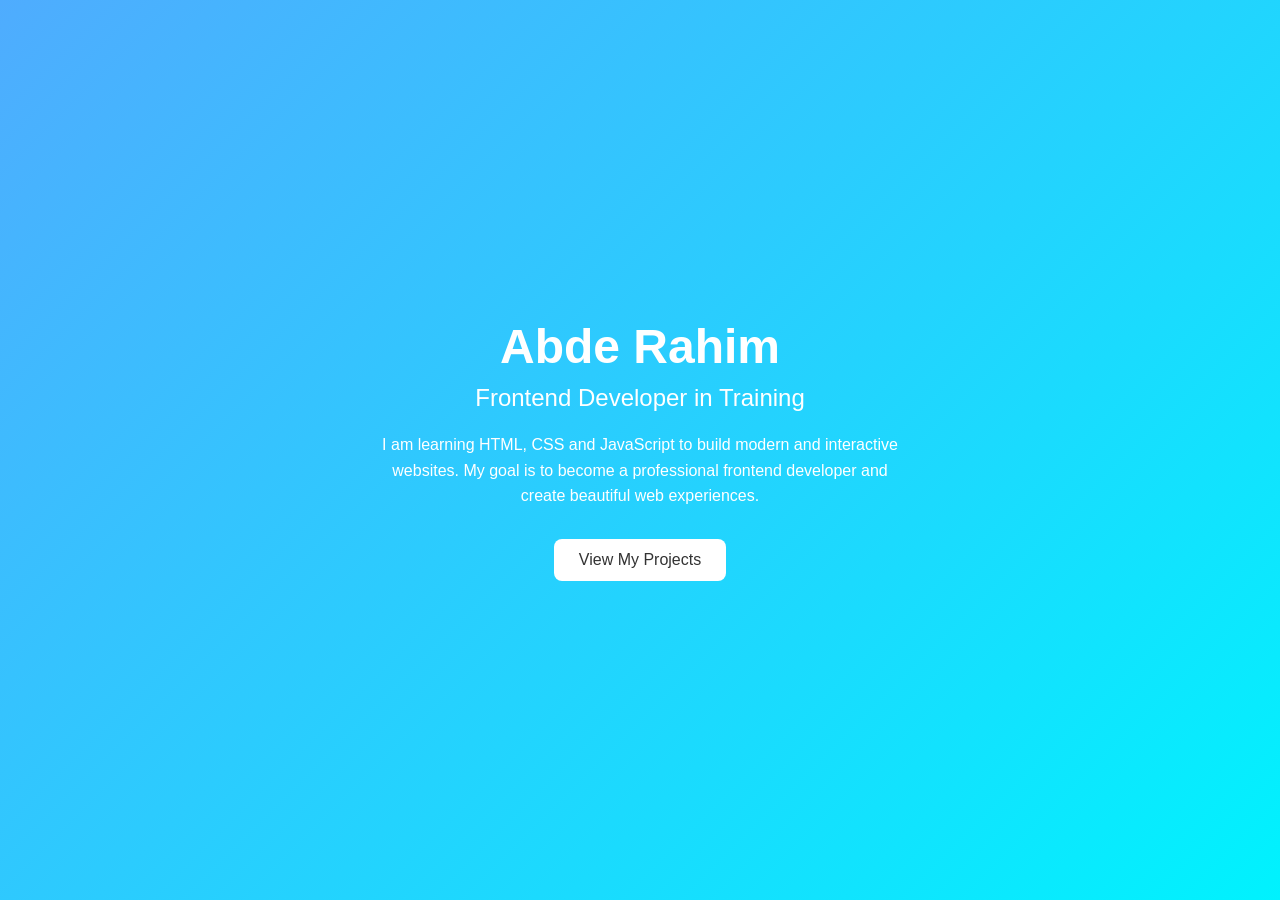
<file: index3.html>
<!DOCTYPE html>
<html lang="en">
<head>
<meta charset="UTF-8">
<meta name="viewport" content="width=device-width, initial-scale=1.0">
<title>Abde Rahim | Frontend Developer</title>

<style>

*{
margin:0;
padding:0;
box-sizing:border-box;
}

body{
font-family: Arial, sans-serif;
height:100vh;
display:flex;
justify-content:center;
align-items:center;
background: linear-gradient(135deg,#4facfe,#00f2fe);
color:white;
text-align:center;
}

.hero{
max-width:600px;
padding:40px;
}

.hero h1{
font-size:48px;
margin-bottom:10px;
}

.hero h2{
font-size:24px;
margin-bottom:20px;
font-weight:normal;
}

.hero p{
font-size:16px;
margin-bottom:30px;
line-height:1.6;
}

button{
padding:12px 25px;
font-size:16px;
border:none;
border-radius:8px;
background:white;
color:#333;
cursor:pointer;
transition:0.3s;
}

button:hover{
background:#333;
color:white;
}

</style>

</head>

<body>

<div class="hero">

<h1>Abde Rahim</h1>

<h2>Frontend Developer in Training</h2>

<p>
I am learning HTML, CSS and JavaScript to build modern and interactive websites. 
My goal is to become a professional frontend developer and create beautiful web experiences.
</p>

<button>View My Projects</button>

</div>

</body>
</html>
</file>
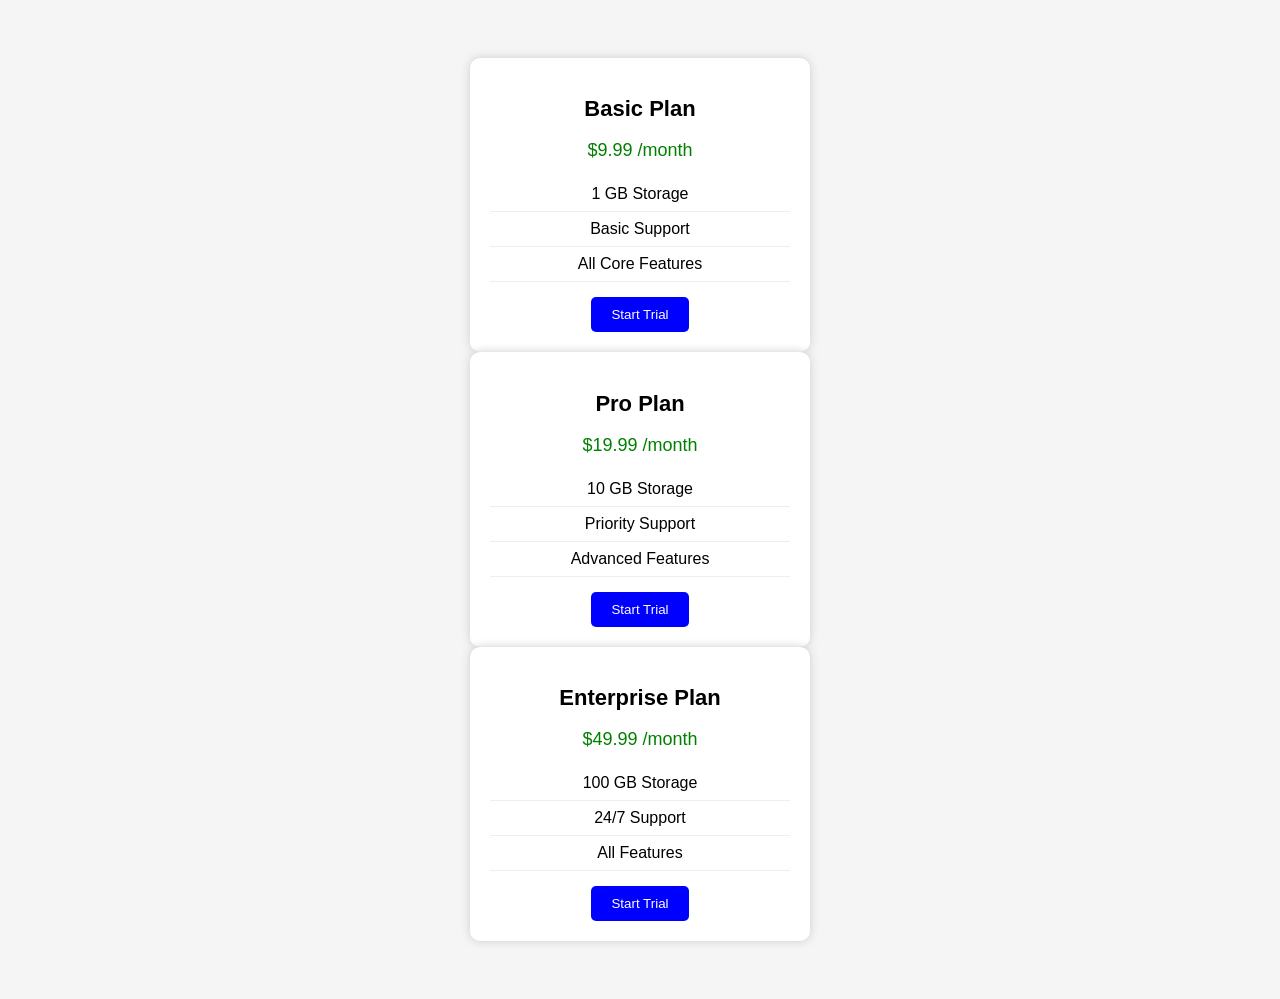
<file: index5.html>
<!DOCTYPE html>
<html lang="en">
<head>
<meta charset="UTF-8">
<meta name="viewport" content="width=device-width, initial-scale=1.0">
<title>Pricing Cards</title>
<style>
body {
  font-family: Arial, sans-serif;
  background-color: #f5f5f5;
  display: flex;
  justify-content: center;
  align-items: flex-start;
  padding: 50px;
  gap: 20px;
  flex-wrap: wrap;
}

.pricing {
  width: 300px;
  background-color: #fff;
  box-shadow: 0 0 10px #ccc;
  padding: 20px;
  border-radius: 10px;
  text-align: center;
  transition: transform 0.3s ease;
}

.pricing:hover {
  transform: translateY(-5px);
}

.title {
  font-size: 22px;
  font-weight: bold;
  margin-bottom: 10px;
}

.price {
  font-size: 18px;
  color: green;
  margin-bottom: 15px;
}

.features {
  list-style: none;
  padding-left: 0;
  margin-bottom: 15px;
}

.features li {
  padding: 8px 0;
  border-bottom: 1px solid #eee;
}

.btn {
  background: blue;
  color: white;
  padding: 10px 20px;
  border: none;
  cursor: pointer;
  border-radius: 5px;
  transition: background 0.3s;
}

.btn:hover {
  background: darkblue;
}
</style>
</head>
<body>

<div id="pricing-container"></div>

<script>
function Card(title, price, features) {
  const card = document.createElement('div');
  card.className = 'pricing';

  card.innerHTML = `
    <h2 class="title">${title}</h2>
    <p class="price">${price}</p>
    <ul class="features">
      ${features.map(feature => `<li>${feature}</li>`).join('')}
    </ul>
    <button class="btn">Start Trial</button>
  `;

  return card;
}

// Example usage
const pricingContainer = document.getElementById('pricing-container');

const plans = [
  { title: "Basic Plan", price: "$9.99 /month", features: ["1 GB Storage", "Basic Support", "All Core Features"] },
  { title: "Pro Plan", price: "$19.99 /month", features: ["10 GB Storage", "Priority Support", "Advanced Features"] },
  { title: "Enterprise Plan", price: "$49.99 /month", features: ["100 GB Storage", "24/7 Support", "All Features"] },
];

plans.forEach(plan => {
  pricingContainer.appendChild(Card(plan.title, plan.price, plan.features));
});
</script>

</body>
</html>
</file>
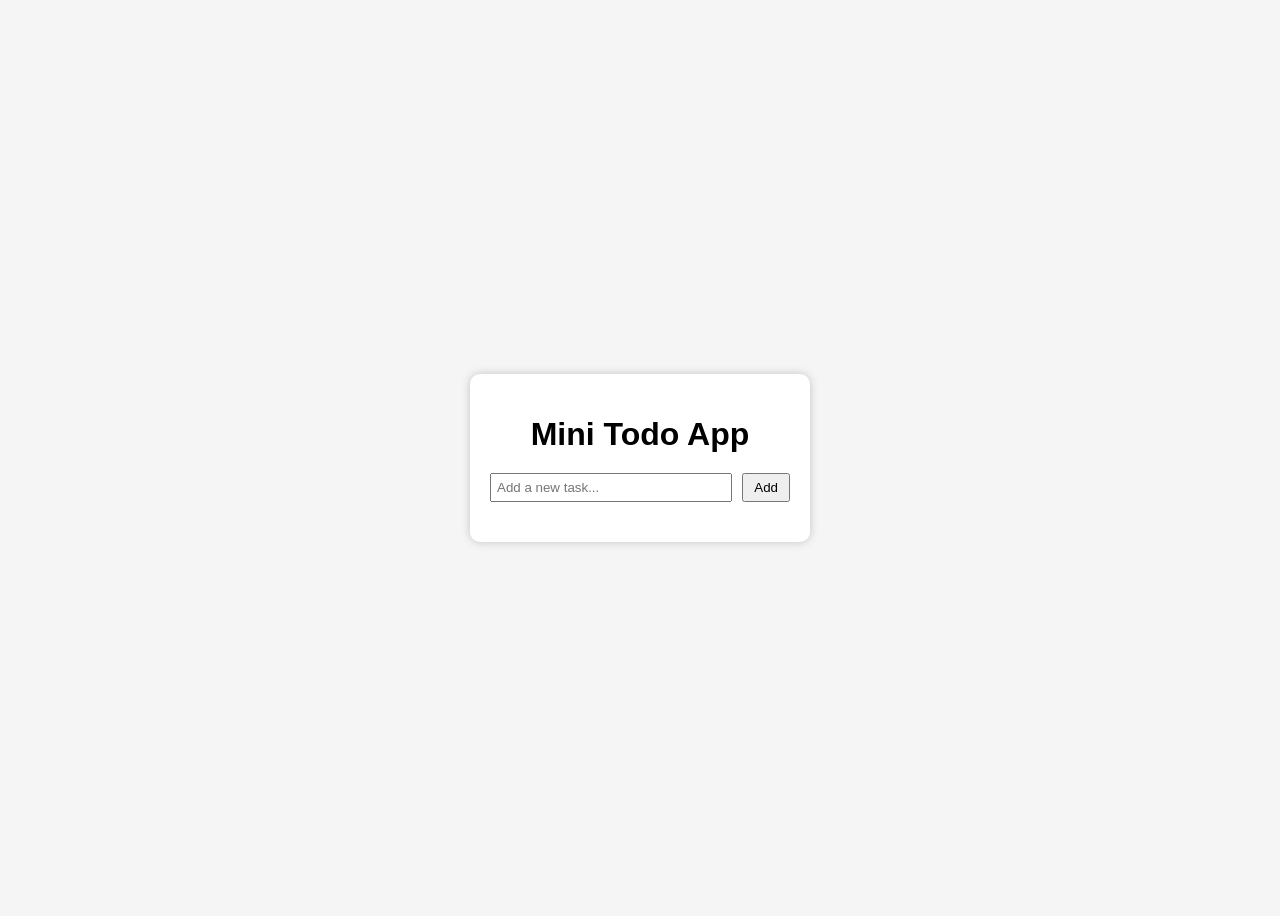
<file: index6.html>
<!DOCTYPE html>
<html lang="en">
<head>
  <meta charset="UTF-8">
  <meta name="viewport" content="width=device-width, initial-scale=1.0">
  <title>Mini Todo App</title>
  <link rel="stylesheet" href="style1.css">
</head>
<body>
  <div class="container">
    <h1>Mini Todo App</h1>
    <div class="input-section">
      <input type="text" id="todo-input" placeholder="Add a new task..." />
      <button id="add-btn">Add</button>
    </div>
    <ul id="todo-list"></ul>
  </div>
  <script src="script1.js"></script>
</body>
</html>
</file>
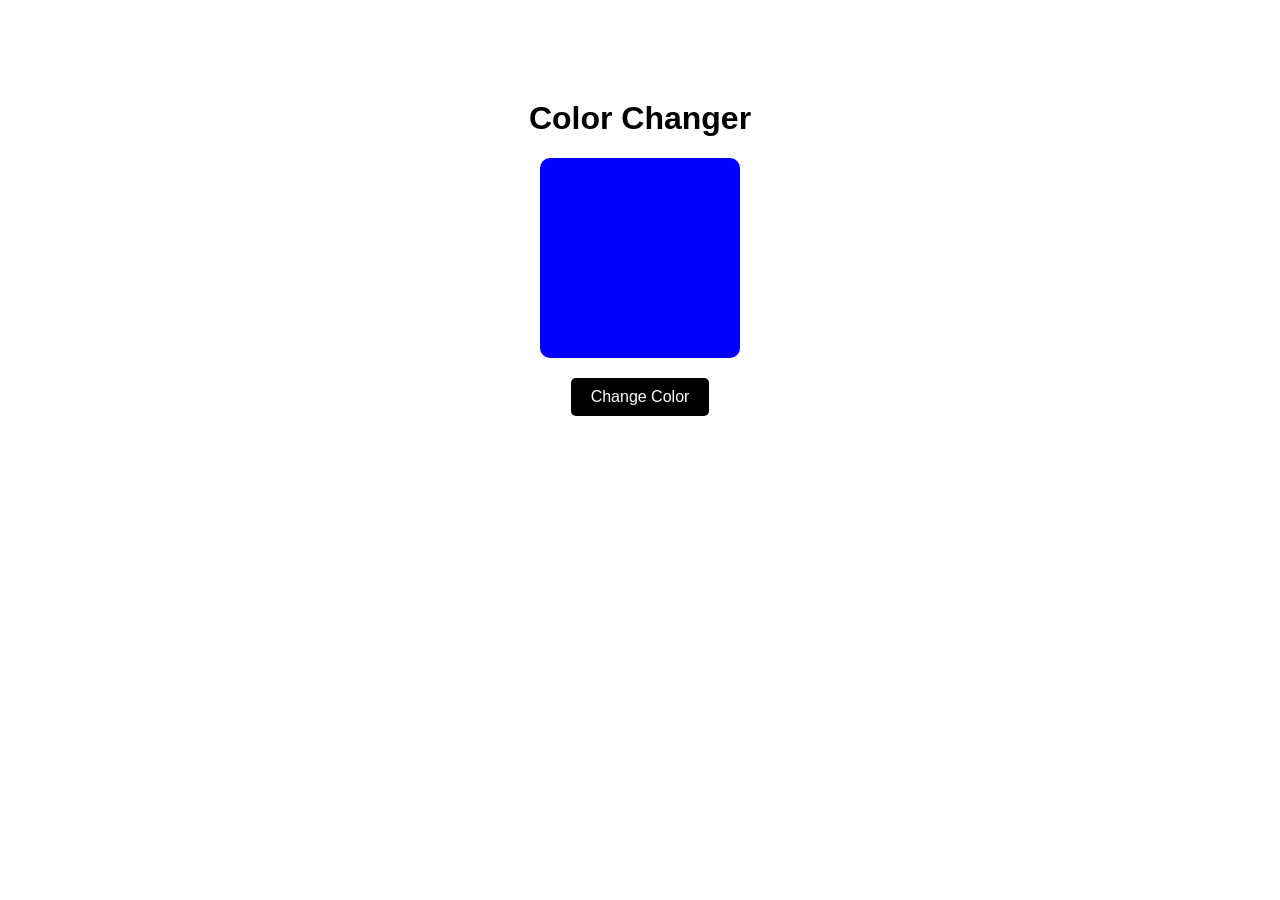
<file: indix2.html>
<!DOCTYPE html>
<html lang="en">
<head>
<meta charset="UTF-8">
<title>Color Changer</title>

<link rel="stylesheet" href="style.css">

</head>

<body>

<div class="container">

<h1>Color Changer</h1>

<div id="color-box"></div>

<button id="change-color-btn">Change Color</button>

</div>

<script src="script.js"></script>

</body>
</html>
</file>
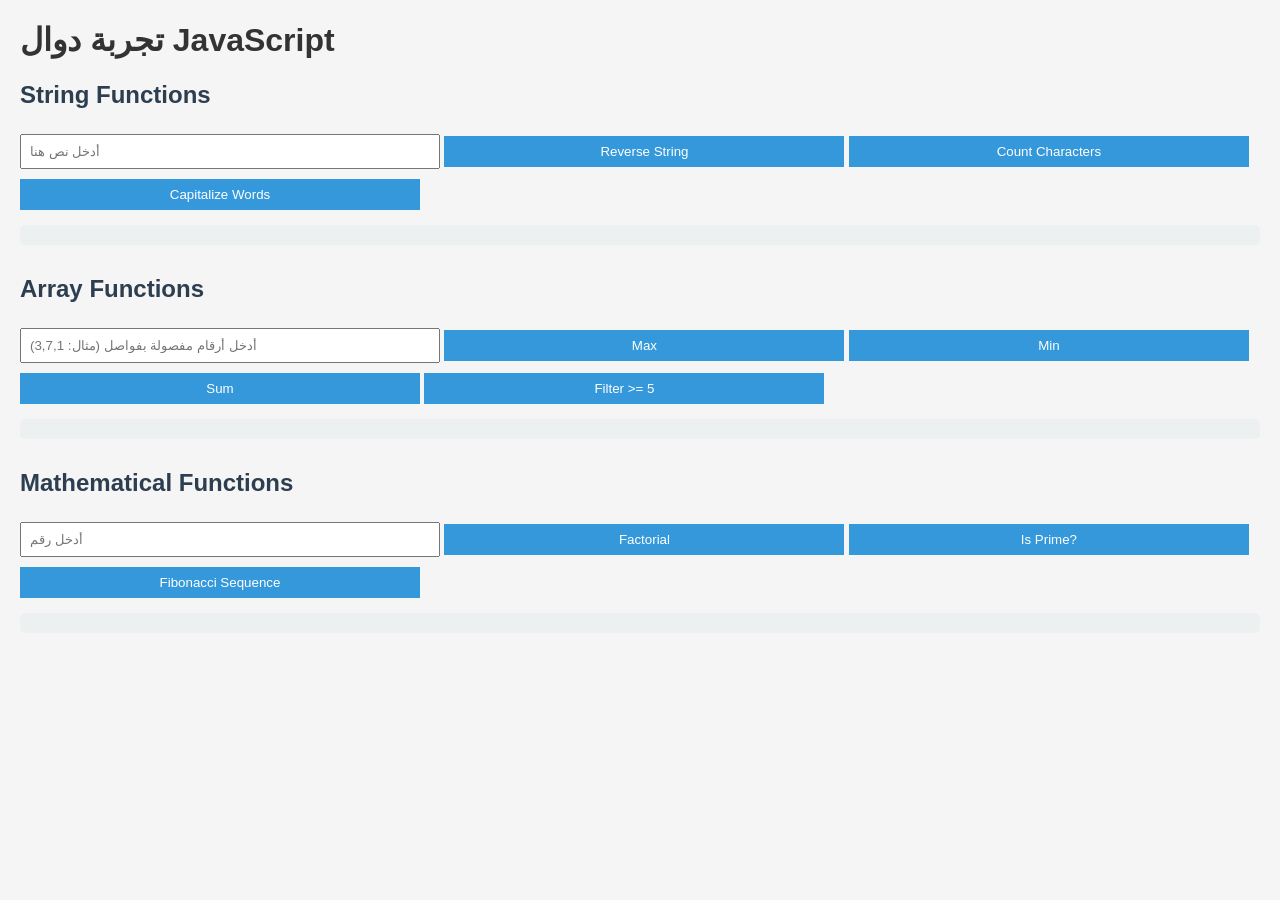
<file: project.html>
<!DOCTYPE html>
<html lang="ar">
<head>
<meta charset="UTF-8">
<meta name="viewport" content="width=device-width, initial-scale=1.0">
<title>JavaScript Functions Interactive</title>
<style>
    body {
        font-family: Arial, sans-serif;
        margin: 20px;
        background: #f5f5f5;
        color: #333;
    }
    h2 { color: #2c3e50; }
    input, button, textarea {
        padding: 8px;
        margin: 5px 0;
        width: 100%;
        max-width: 400px;
    }
    button {
        cursor: pointer;
        background: #3498db;
        color: white;
        border: none;
    }
    button:hover { background: #2980b9; }
    .result { margin: 10px 0; padding: 10px; background: #ecf0f1; border-radius: 5px; }
    section { margin-bottom: 30px; }
</style>
</head>
<body>

<h1>تجربة دوال JavaScript</h1>

<!-- String Functions -->
<section>
    <h2>String Functions</h2>
    <input id="strInput" placeholder="أدخل نص هنا">
    <button onclick="showReverse()">Reverse String</button>
    <button onclick="showCount()">Count Characters</button>
    <button onclick="showCapitalize()">Capitalize Words</button>
    <div id="strResult" class="result"></div>
</section>

<!-- Array Functions -->
<section>
    <h2>Array Functions</h2>
    <input id="arrInput" placeholder="أدخل أرقام مفصولة بفواصل (مثال: 3,7,1)">
    <button onclick="showMax()">Max</button>
    <button onclick="showMin()">Min</button>
    <button onclick="showSum()">Sum</button>
    <button onclick="showFilter()">Filter >= 5</button>
    <div id="arrResult" class="result"></div>
</section>

<!-- Math Functions -->
<section>
    <h2>Mathematical Functions</h2>
    <input id="numInput" placeholder="أدخل رقم">
    <button onclick="showFactorial()">Factorial</button>
    <button onclick="showPrime()">Is Prime?</button>
    <button onclick="showFibonacci()">Fibonacci Sequence</button>
    <div id="mathResult" class="result"></div>
</section>

<script>
// =====================
// 1️⃣ String Functions
// =====================
function reverseString(str) { return str.split('').reverse().join(''); }
function countCharacters(str) { return str.length; }
function capitalizeWords(sentence) {
    return sentence.split(' ').map(word => word.charAt(0).toUpperCase() + word.slice(1)).join(' ');
}

function showReverse() { 
    const str = document.getElementById("strInput").value;
    document.getElementById("strResult").innerText = reverseString(str);
}
function showCount() { 
    const str = document.getElementById("strInput").value;
    document.getElementById("strResult").innerText = countCharacters(str);
}
function showCapitalize() { 
    const str = document.getElementById("strInput").value;
    document.getElementById("strResult").innerText = capitalizeWords(str);
}

// =====================
// 2️⃣ Array Functions
// =====================
function parseArray() {
    return document.getElementById("arrInput").value.split(',').map(Number);
}
function findMax(arr) { return Math.max(...arr); }
function findMin(arr) { return Math.min(...arr); }
function sumArray(arr) { return arr.reduce((sum, num) => sum + num, 0); }
function filterArray(arr) { return arr.filter(num => num >= 5); }

function showMax() { document.getElementById("arrResult").innerText = findMax(parseArray()); }
function showMin() { document.getElementById("arrResult").innerText = findMin(parseArray()); }
function showSum() { document.getElementById("arrResult").innerText = sumArray(parseArray()); }
function showFilter() { document.getElementById("arrResult").innerText = filterArray(parseArray()); }

// =====================
// 3️⃣ Mathematical Functions
// =====================
function factorial(n) {
    if (n < 0) return "Invalid input";
    let res = 1; for (let i=2;i<=n;i++) res *= i; return res;
}
function isPrime(n) {
    if(n<2) return false;
    for(let i=2;i<=Math.sqrt(n);i++) if(n%i===0) return false;
    return true;
}
function fibonacci(n) {
    if(n<=0) return []; if(n===1) return [0];
    let seq=[0,1]; while(seq.length<n) seq.push(seq[seq.length-1]+seq[seq.length-2]);
    return seq;
}

function showFactorial() { 
    const num = Number(document.getElementById("numInput").value);
    document.getElementById("mathResult").innerText = factorial(num);
}
function showPrime() { 
    const num = Number(document.getElementById("numInput").value);
    document.getElementById("mathResult").innerText = isPrime(num);
}
function showFibonacci() { 
    const num = Number(document.getElementById("numInput").value);
    document.getElementById("mathResult").innerText = fibonacci(num);
}
</script>

</body>
</html>
</file>
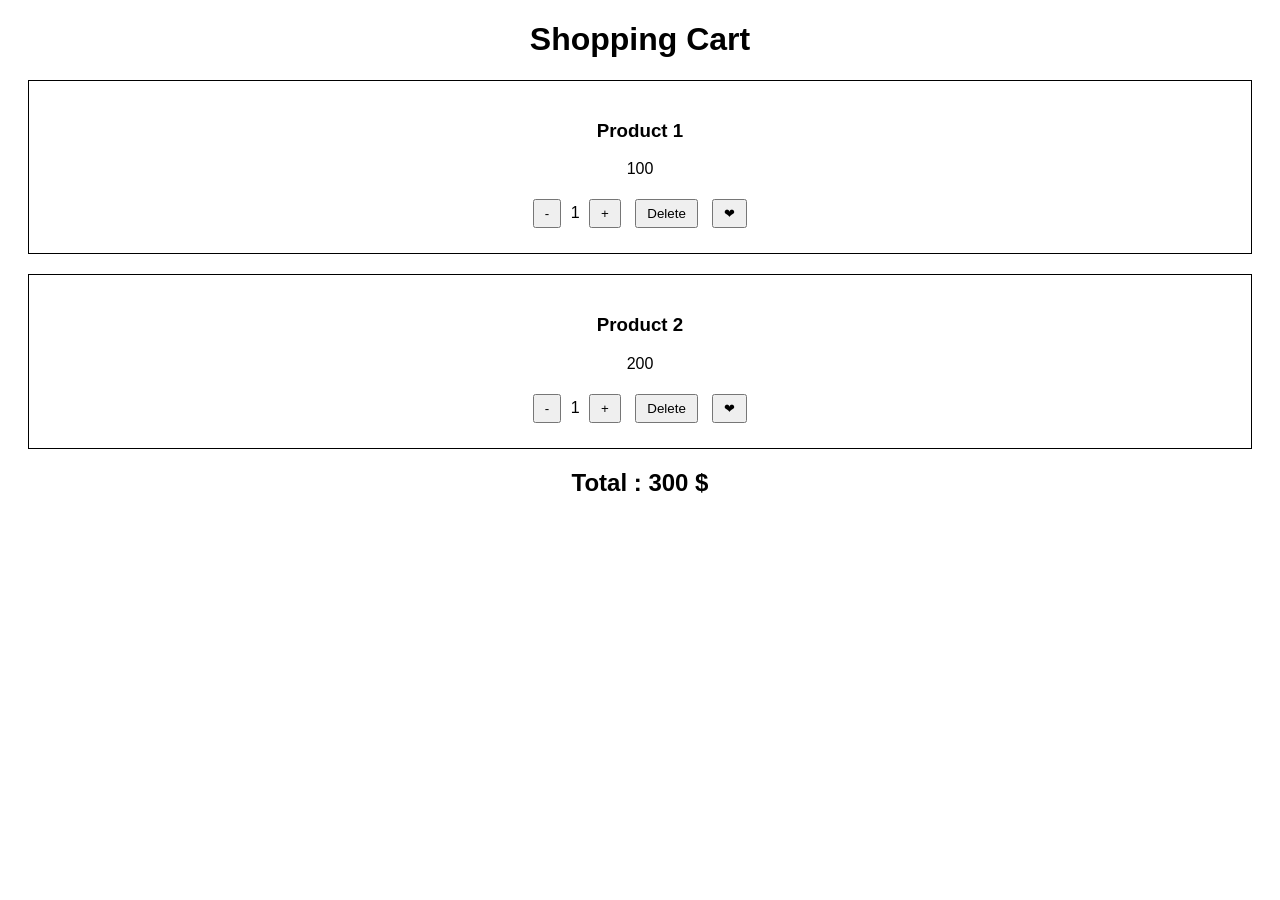
<file: shoppongcrat.html>
<!DOCTYPE html>
<html>

<head>
<title>Shopping Cart</title>

<style>

body{
font-family: Arial;
text-align:center;
}

.item{
border:1px solid black;
padding:20px;
margin:20px;
}

button{
padding:5px 10px;
margin:5px;
}

.liked{
color:red;
}

</style>

</head>

<body>

<h1>Shopping Cart</h1>

<div class="item">

<h3>Product 1</h3>

<p class="price">100</p>

<button class="minus">-</button>
<span class="quantity">1</span>
<button class="plus">+</button>

<button class="delete">Delete</button>
<button class="like">❤</button>

</div>

<div class="item">

<h3>Product 2</h3>

<p class="price">200</p>

<button class="minus">-</button>
<span class="quantity">1</span>
<button class="plus">+</button>

<button class="delete">Delete</button>
<button class="like">❤</button>

</div>

<h2>Total : <span id="total">300</span> $</h2>

<script>

let plus = document.querySelectorAll(".plus")
let minus = document.querySelectorAll(".minus")
let quantity = document.querySelectorAll(".quantity")
let price = document.querySelectorAll(".price")
let deleteBtn = document.querySelectorAll(".delete")
let like = document.querySelectorAll(".like")
let total = document.getElementById("total")

// زر +
for(let i=0;i<plus.length;i++){

plus[i].addEventListener("click",function(){

quantity[i].innerHTML++

totalPrice()

})

}

// زر -
for(let i=0;i<minus.length;i++){

minus[i].addEventListener("click
</file>
<file: style1.css>
body {
  font-family: Arial, sans-serif;
  background-color: #f5f5f5;
  display: flex;
  justify-content: center;
  align-items: center;
  height: 100vh;
}

.container {
  background-color: white;
  padding: 20px;
  border-radius: 10px;
  width: 300px;
  box-shadow: 0 0 10px rgba(0,0,0,0.2);
}

h1 {
  text-align: center;
  margin-bottom: 20px;
}

.input-section {
  display: flex;
  gap: 10px;
}

input {
  flex: 1;
  padding: 5px;
}

button {
  padding: 5px 10px;
  cursor: pointer;
}

ul {
  list-style: none;
  padding: 0;
  margin-top: 20px;
}

li {
  display: flex;
  justify-content: space-between;
  padding: 5px 0;
  border-bottom: 1px solid #ddd;
}

li button {
  background-color: red;
  color: white;
  border: none;
  cursor: pointer;
  border-radius: 5px;
  padding: 2px 5px;
}
</file>
<file: style.css>
body{
font-family: Arial;
text-align: center;
}

.container{
margin-top: 100px;
}

#color-box{
width: 200px;
height: 200px;
background-color: blue;
margin: 20px auto;
border-radius: 10px;
}

#change-color-btn{
padding: 10px 20px;
font-size: 16px;
cursor: pointer;
border: none;
background-color: black;
color: white;
border-radius: 5px;
}
</file>
